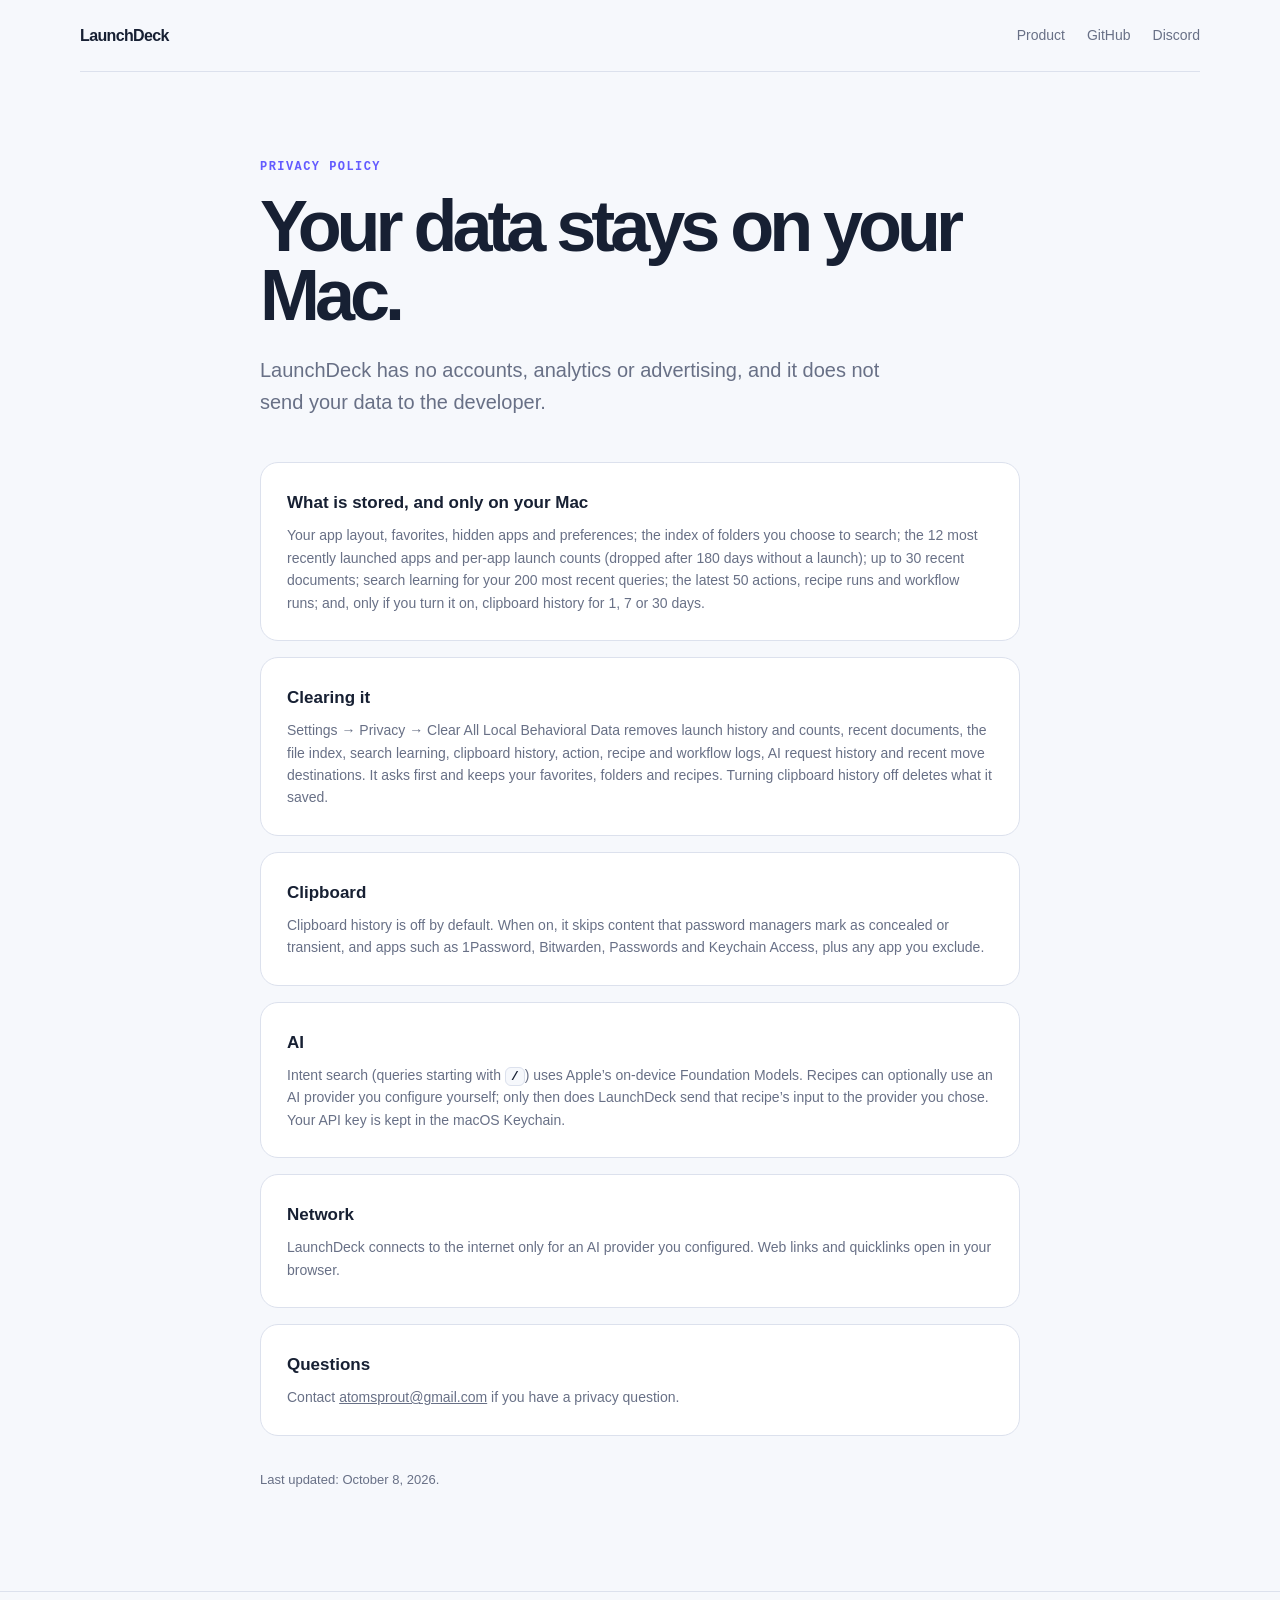
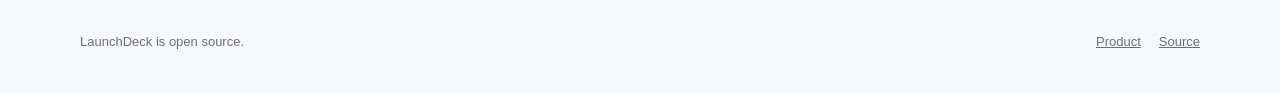
<file: site/privacy/index.html>
<!doctype html>
<html lang="en"><head><meta charset="utf-8"><meta name="viewport" content="width=device-width,initial-scale=1"><title>Privacy — LaunchDeck</title><meta name="description" content="Privacy policy for LaunchDeck."><link rel="canonical" href="https://atomsprout.com/launchdeck/privacy/"><link rel="icon" type="image/png" href="https://raw.githubusercontent.com/everettjf/launchdeck/main/LaunchDeck/Assets.xcassets/AppIcon.appiconset/appicon_32x32@2x.png"><link rel="stylesheet" href="../styles.css"></head>
<body><header class="wrap nav"><a class="brand" href="../">LaunchDeck</a><nav aria-label="Main navigation"><a href="../">Product</a><a href="https://github.com/everettjf/launchdeck">GitHub</a><a href="https://discord.gg/eGzEaP6TzR">Discord</a></nav></header><main class="section">
    <article class="wrap" style="max-width:760px">
      <div class="eyebrow">Privacy policy</div>
      <h1 style="font-size:clamp(42px,7vw,72px)">Your data stays on your Mac.</h1>
      <p class="lede">LaunchDeck has no accounts, analytics or advertising, and it does not send your data to the developer.</p>
      <div class="grid" style="grid-template-columns:1fr;margin-top:44px">
        <section class="card">
          <b>What is stored, and only on your Mac</b>
          <p>Your app layout, favorites, hidden apps and preferences; the index of folders you choose to search; the 12 most recently launched apps and per-app launch counts (dropped after 180 days without a launch); up to 30 recent documents; search learning for your 200 most recent queries; the latest 50 actions, recipe runs and workflow runs; and, only if you turn it on, clipboard history for 1, 7 or 30 days.</p>
        </section>
        <section class="card">
          <b>Clearing it</b>
          <p>Settings → Privacy → Clear All Local Behavioral Data removes launch history and counts, recent documents, the file index, search learning, clipboard history, action, recipe and workflow logs, AI request history and recent move destinations. It asks first and keeps your favorites, folders and recipes. Turning clipboard history off deletes what it saved.</p>
        </section>
        <section class="card">
          <b>Clipboard</b>
          <p>Clipboard history is off by default. When on, it skips content that password managers mark as concealed or transient, and apps such as 1Password, Bitwarden, Passwords and Keychain Access, plus any app you exclude.</p>
        </section>
        <section class="card">
          <b>AI</b>
          <p>Intent search (queries starting with <code>/</code>) uses Apple’s on-device Foundation Models. Recipes can optionally use an AI provider you configure yourself; only then does LaunchDeck send that recipe’s input to the provider you chose. Your API key is kept in the macOS Keychain.</p>
        </section>
        <section class="card">
          <b>Network</b>
          <p>LaunchDeck connects to the internet only for an AI provider you configured. Web links and quicklinks open in your browser.</p>
        </section>
        <section class="card">
          <b>Questions</b>
          <p>Contact <a href="mailto:atomsprout@gmail.com">atomsprout@gmail.com</a> if you have a privacy question.</p>
        </section>
      </div>
      <p style="margin-top:34px;color:var(--muted);font-size:13px">Last updated: October 8, 2026.</p>
    </article>
  </main><footer class="footer"><div class="wrap"><span>LaunchDeck is open source.</span><span><a href="../">Product</a><a href="https://github.com/everettjf/launchdeck">Source</a></span></div></footer></body></html>
</file>
<file: site/styles.css>
:root{color-scheme:light;--ink:#172033;--muted:#687086;--line:#dce1ed;--paper:#f6f8fc;--card:#fff;--accent:#635bff;--glow:#dcd9ff;--dark:#17182d}*{box-sizing:border-box}html{scroll-behavior:smooth}body{margin:0;overflow-x:hidden;background:var(--paper);color:var(--ink);font-family:Inter,ui-sans-serif,-apple-system,BlinkMacSystemFont,"Segoe UI",sans-serif;line-height:1.6}a{color:inherit}.wrap{width:min(1120px,calc(100% - 40px));margin:auto}.nav{height:72px;display:flex;align-items:center;justify-content:space-between;border-bottom:1px solid var(--line)}.brand{font-weight:850;text-decoration:none;letter-spacing:-.04em}.nav nav{display:flex;gap:22px}.nav nav a{font-size:14px;color:var(--muted);text-decoration:none}.hero{display:grid;grid-template-columns:.9fr 1.1fr;gap:64px;align-items:center;padding:96px 0 84px}.eyebrow,.label{font:700 12px ui-monospace,SFMono-Regular,Menlo,monospace;text-transform:uppercase;letter-spacing:.12em;color:var(--accent)}h1{font-size:clamp(50px,7vw,82px);line-height:.96;letter-spacing:-.07em;margin:18px 0 24px}.lede{font-size:20px;color:var(--muted);max-width:620px}.actions{display:flex;flex-wrap:wrap;gap:12px;margin-top:32px}.button{display:inline-flex;align-items:center;justify-content:center;min-height:46px;padding:0 19px;border:1px solid var(--dark);border-radius:999px;text-decoration:none;font-size:14px;font-weight:750;transition:.2s}.button.primary{background:var(--dark);color:#fff}.button:hover{transform:translateY(-2px)}.shot{position:relative}.shot:before{content:"";position:absolute;inset:-9%;background:var(--glow);border-radius:44% 56% 48% 52%;transform:rotate(3deg)}.shot img{position:relative;width:100%;display:block;border-radius:18px;box-shadow:0 28px 70px #26285a28}.promise{background:var(--dark);color:#f0f1ff;padding:34px 0}.promise .wrap{display:flex;gap:34px;justify-content:space-between;align-items:center}.promise strong{font-size:21px}.promise span{color:#bbbdd8;max-width:650px}.section{padding:88px 0;border-bottom:1px solid var(--line)}h2{font-size:clamp(34px,5vw,56px);line-height:1.05;letter-spacing:-.05em;margin:14px 0 40px}.grid{display:grid;grid-template-columns:repeat(3,1fr);gap:16px}.card{background:var(--card);border:1px solid var(--line);border-radius:18px;padding:26px}.card b{display:block;font-size:17px;margin-bottom:8px}.card p{margin:0;color:var(--muted);font-size:14px}.install{background:#fff}.install-grid{display:grid;grid-template-columns:1.35fr .65fr;gap:54px;align-items:start}.install-grid>*{min-width:0}.terminal{display:flex;align-items:center;gap:12px;margin-top:28px;padding:20px 22px;border-radius:14px;background:var(--dark);color:#f3f4ff;overflow-x:auto;box-shadow:0 14px 34px #17182d20}.terminal span{color:#8f89ff;font-weight:800}.terminal code{flex:1;min-width:0;overflow-x:auto;font:600 14px ui-monospace,SFMono-Regular,Menlo,monospace;white-space:nowrap}.install-note{color:var(--muted);font-size:14px}.install-note code{color:var(--ink)}.install-alt{padding:26px;border:1px solid var(--line);border-radius:18px;background:var(--paper)}.install-alt b{font-size:17px}.install-alt p{color:var(--muted);font-size:14px}.install-alt .button{margin-top:8px}.cta{padding:88px 0}.cta .box{background:var(--glow);border-radius:28px;padding:48px;display:flex;justify-content:space-between;align-items:center;gap:30px}.cta h2{margin:0;font-size:40px;max-width:650px}.footer{padding:40px 0;color:var(--muted);font-size:13px}.footer .wrap{display:flex;justify-content:space-between;gap:20px;flex-wrap:wrap}.footer a{margin-left:18px}@media(max-width:850px){.hero{grid-template-columns:1fr;padding-top:64px}.grid,.install-grid{grid-template-columns:1fr}.promise .wrap,.cta .box{align-items:flex-start;flex-direction:column}}@media(max-width:500px){.wrap{width:min(100% - 28px,1120px)}.nav nav{gap:12px}.nav nav a:first-child{display:none}h1{font-size:50px}.cta .box{padding:30px}.cta h2{font-size:32px}}
.alt{background:#fff}.grid.two{grid-template-columns:repeat(2,1fr)}.card code,.aside code,.kinds code{font:600 .92em ui-monospace,SFMono-Regular,Menlo,monospace;background:var(--paper);border:1px solid var(--line);border-radius:6px;padding:1px 5px;color:var(--ink)}.aside{color:var(--muted);font-size:15px;margin:28px 0 0;max-width:760px}.split{display:grid;grid-template-columns:1.15fr .85fr;gap:48px;align-items:start}.split>*{min-width:0}.split .lede{margin-top:0}.split .button{margin-top:22px}.kinds{width:100%;border-collapse:collapse;margin-top:28px;font-size:14px;background:var(--card);border:1px solid var(--line);border-radius:14px;overflow:hidden}.kinds th,.kinds td{text-align:left;padding:12px 14px;border-bottom:1px solid var(--line);vertical-align:top}.kinds th{font:700 11px ui-monospace,SFMono-Regular,Menlo,monospace;text-transform:uppercase;letter-spacing:.1em;color:var(--muted);background:var(--paper)}.kinds tr:last-child td{border-bottom:0}.kinds td:nth-child(2){color:var(--muted)}.snippet{margin:0;padding:22px;border-radius:18px;background:var(--dark);color:#e6e7ff;overflow-x:auto;font:500 13px/1.6 ui-monospace,SFMono-Regular,Menlo,monospace;box-shadow:0 14px 34px #17182d20}@media(max-width:850px){.grid.two,.split{grid-template-columns:1fr}.snippet{white-space:pre-wrap;overflow-wrap:anywhere}.kinds th:nth-child(3),.kinds td:nth-child(3){display:none}}
</file>
